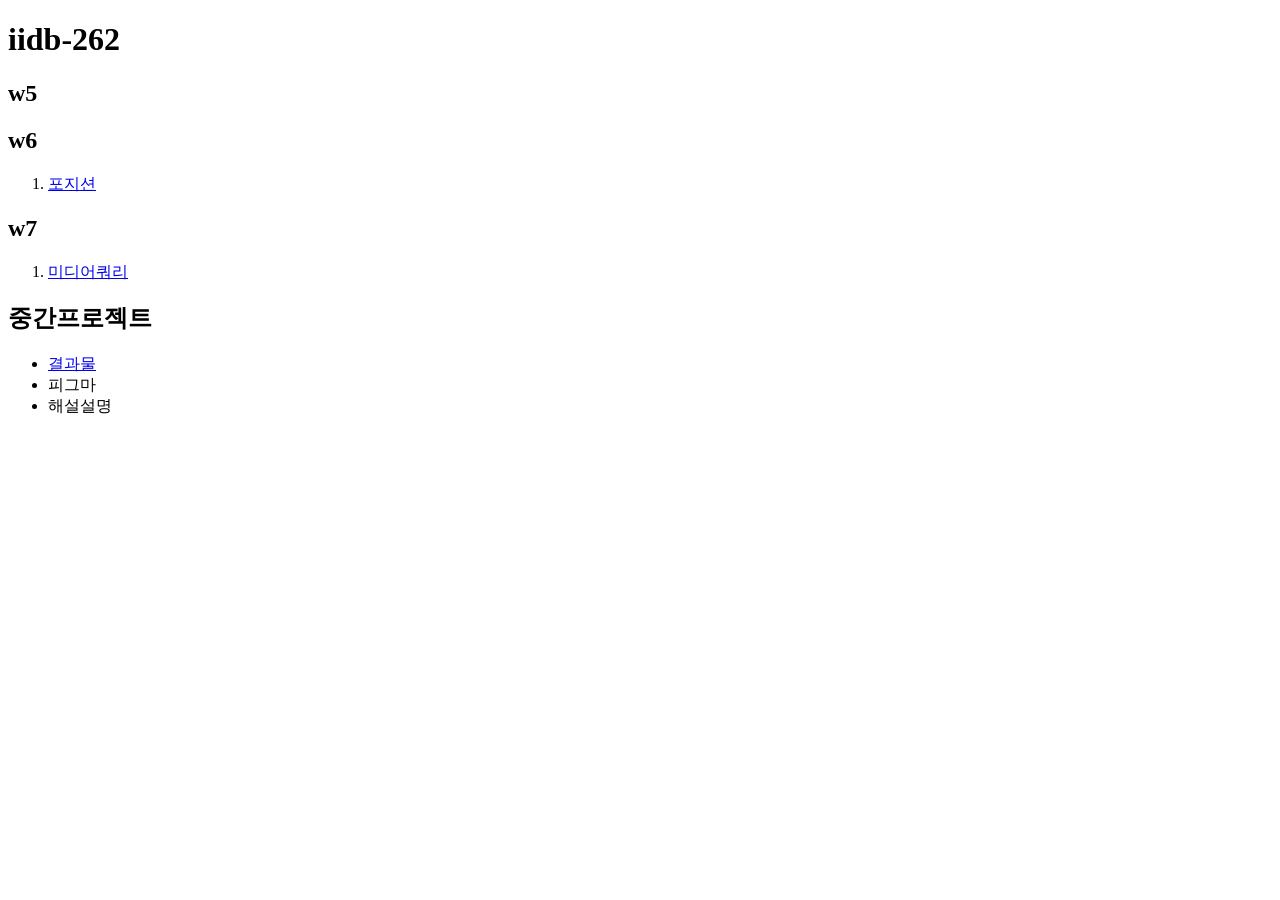
<file: index.html>
<!doctype html>
<html lang="ko">
  <head>
    <meta charset="UTF-8" />
    <meta name="viewport" content="width=device-width, initial-scale=1.0" />
    <title>iidb-262</title>
  </head>
  <body>
    <h1>iidb-262</h1>

    <h2>w5</h2>
    <ol></ol>

    <h2>w6</h2>
    <ol>
      <li><a href="./src/w6/code1/index.html">포지션</a></li>
    </ol>
    <h2>w7</h2>
    <ol>
      <li><a href="./src/w7/code1/index.html">미디어쿼리</a></li>
    </ol>
    <h2>중간프로젝트</h2>
    <ul>
      <li><a href="./src/mid/index.html">결과물</a></li>
      <li>피그마</li>
      <li>해설설명</li>
    </ul>
  </body>
</html>
</file>
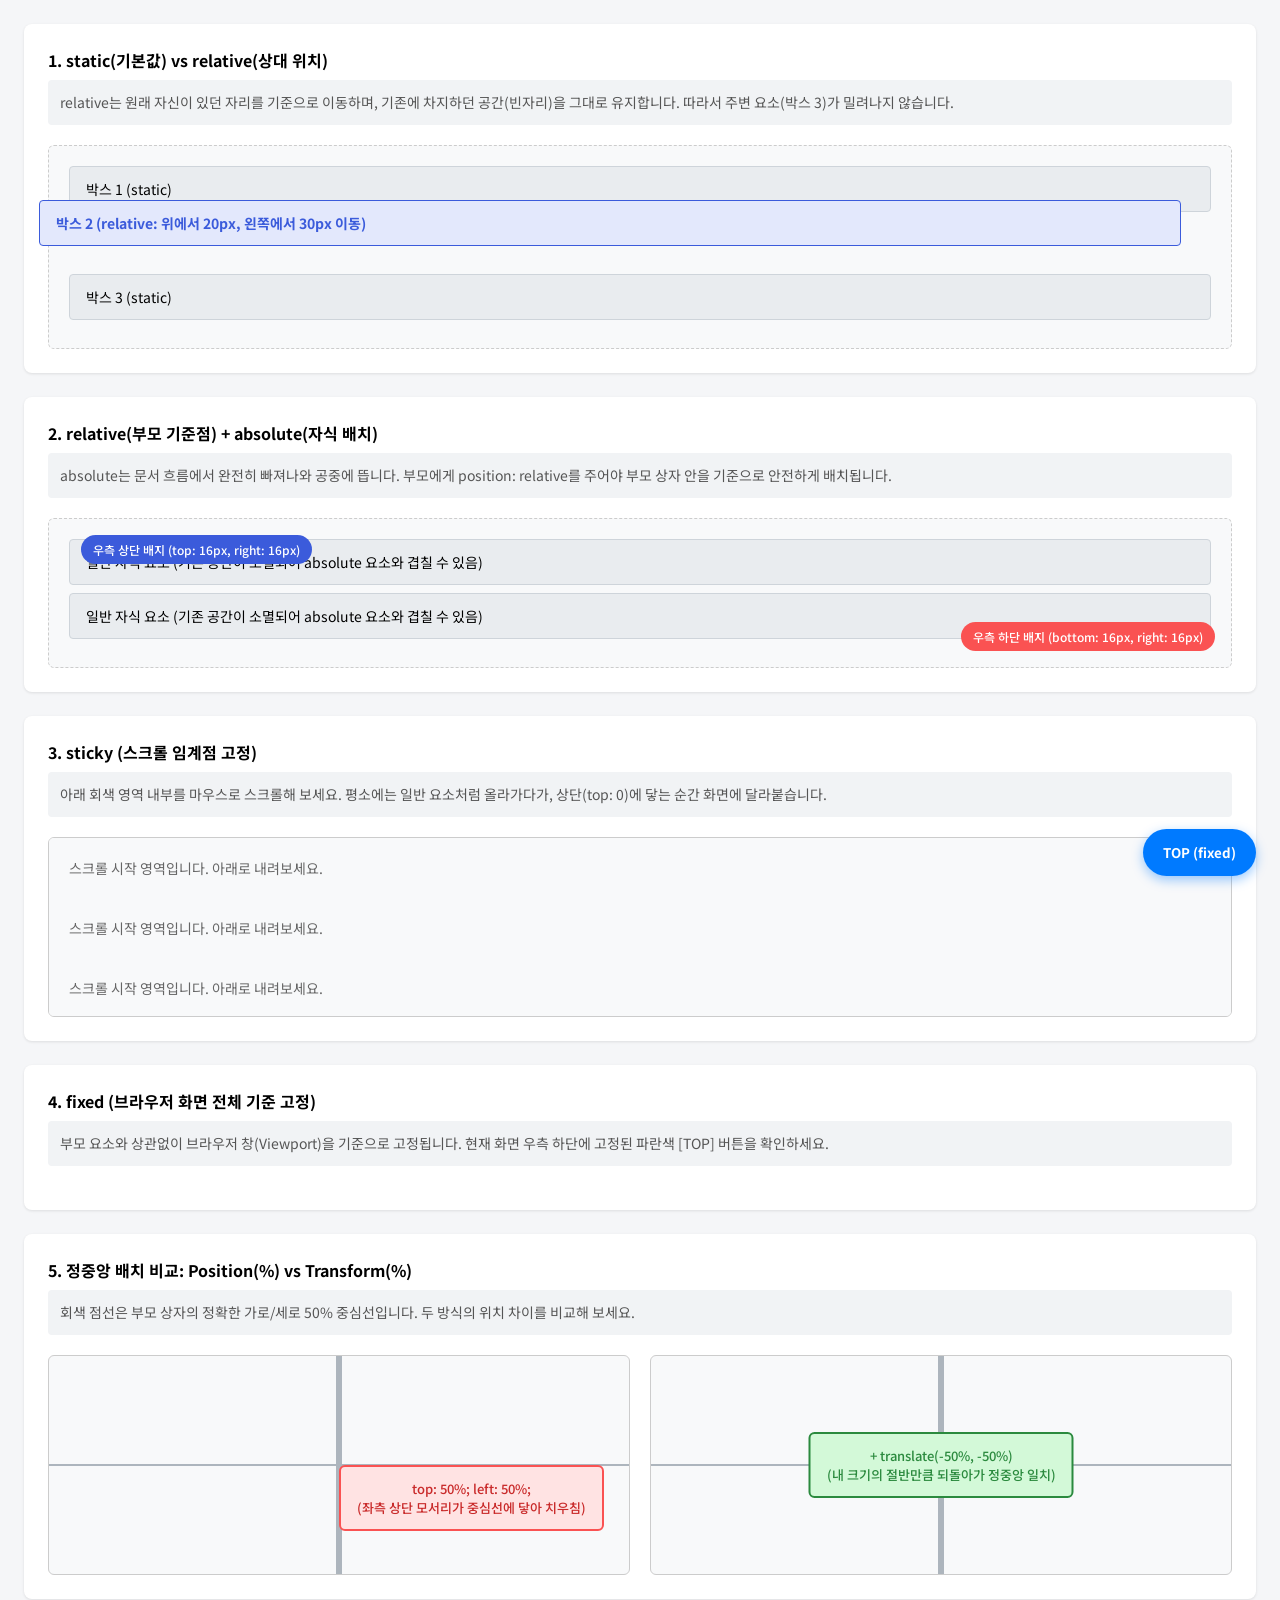
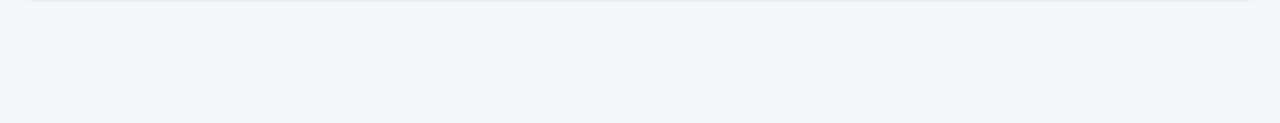
<file: src/w6/code1/index.html>
<!doctype html>
<html lang="en">
  <head>
    <meta charset="UTF-8" />
    <link rel="stylesheet" href="./style.css" />
    <meta name="viewport" content="width=device-width, initial-scale=1.0" />
    <title>Pen</title>
    <!-- Noto Sans KR 폰트 -->
    <link
      href="https://fonts.googleapis.com/css2?family=Noto+Sans+KR:wght@400;500;700&display=swap"
      rel="stylesheet"
    />
  </head>
  <body>
    <!-- 1. static vs relative -->
    <div class="box">
      <h3 class="title">1. static(기본값) vs relative(상대 위치)</h3>
      <p class="desc">
        relative는 원래 자신이 있던 자리를 기준으로 이동하며, 기존에 차지하던
        공간(빈자리)을 그대로 유지합니다. 따라서 주변 요소(박스 3)가 밀려나지
        않습니다.
      </p>

      <div class="demo-stage">
        <div class="item">박스 1 (static)</div>
        <div class="item pos-relative">
          박스 2 (relative: 위에서 20px, 왼쪽에서 30px 이동)
        </div>
        <div class="item" style="position: relative">박스 3 (static)</div>
      </div>
    </div>

    <!-- 2. relative(부모 기준점) + absolute(절대 위치) -->
    <div class="box" style="position: relative">
      <h3 class="title">2. relative(부모 기준점) + absolute(자식 배치)</h3>
      <p class="desc">
        absolute는 문서 흐름에서 완전히 빠져나와 공중에 뜹니다. 부모에게
        position: relative를 주어야 부모 상자 안을 기준으로 안전하게 배치됩니다.
      </p>

      <div class="demo-stage parent-relative">
        <div class="item">
          일반 자식 요소 (기존 공간이 소멸되어 absolute 요소와 겹칠 수 있음)
        </div>
        <div class="badge pos-absolute-top">
          우측 상단 배지 (top: 16px, right: 16px)
        </div>
        <div class="badge pos-absolute-bottom">
          우측 하단 배지 (bottom: 16px, right: 16px)
        </div>
        <div class="item">
          일반 자식 요소 (기존 공간이 소멸되어 absolute 요소와 겹칠 수 있음)
        </div>
      </div>
    </div>

    <!-- 3. sticky (스크롤 반응형 고정) -->
    <div class="box">
      <h3 class="title">3. sticky (스크롤 임계점 고정)</h3>
      <p class="desc">
        아래 회색 영역 내부를 마우스로 스크롤해 보세요. 평소에는 일반 요소처럼
        올라가다가, 상단(top: 0)에 닿는 순간 화면에 달라붙습니다.
      </p>

      <div class="scroll-container">
        <div class="scroll-text">
          스크롤 시작 영역입니다. 아래로 내려보세요.
        </div>
        <div class="scroll-text">
          스크롤 시작 영역입니다. 아래로 내려보세요.
        </div>
        <div class="scroll-text">
          스크롤 시작 영역입니다. 아래로 내려보세요.
        </div>
        <div class="scroll-text">
          스크롤 시작 영역입니다. 아래로 내려보세요.
        </div>
        <div class="scroll-text">
          스크롤 시작 영역입니다. 아래로 내려보세요.
        </div>
        <div class="sticky-bar">📌 Sticky 헤더 (top: 0에 도달하면 고정됨)</div>
        <div class="scroll-content">
          <p>Lorem ipsum dolor sit amet.</p>
          <p>Doloremque quidem ipsum dolor itaque!</p>
          <p>Perferendis at magni quo quae.</p>
          <p>Explicabo minima nesciunt reprehenderit doloribus.</p>
          <p>Quisquam totam cumque harum tempora.</p>
          <p>Sed culpa iure dolorum officiis.</p>
          <p>Placeat at veritatis quaerat in.</p>
          <p>Harum nesciunt praesentium illo, delectus similique aut.</p>
          <p>Ad maxime eos nostrum optio odio.</p>
          <p>Ipsam quis neque nulla dicta cumque explicabo distinctio?</p>
        </div>
      </div>
    </div>

    <!-- 4. fixed (뷰포트 고정) -->
    <div class="box">
      <h3 class="title">4. fixed (브라우저 화면 전체 기준 고정)</h3>
      <p class="desc">
        부모 요소와 상관없이 브라우저 창(Viewport)을 기준으로 고정됩니다. 현재
        화면 우측 하단에 고정된 파란색 [TOP] 버튼을 확인하세요.
      </p>

      <!-- 코드 위치는 이 섹션 안에 있지만, 화면 우측 하단에 고정되어 표시됨 -->
      <button class="fixed-btn">TOP (fixed)</button>
    </div>

    <!-- 5. 퍼센트(%) 기준점 차이: Position vs Transform -->
    <div class="box">
      <h3 class="title">5. 정중앙 배치 비교: Position(%) vs Transform(%)</h3>
      <p class="desc">
        회색 점선은 부모 상자의 정확한 가로/세로 50% 중심선입니다. 두 방식의
        위치 차이를 비교해 보세요.
      </p>

      <div class="compare-grid">
        <!-- 5-1. top/left만 쓴 경우 -->
        <div class="center-stage">
          <div class="target only-pos">
            top: 50%; left: 50%;
            <br />
            (좌측 상단 모서리가 중심선에 닿아 치우침)
          </div>
        </div>

        <!-- 5-2. transform까지 함께 쓴 경우 -->
        <div class="center-stage">
          <div class="target with-transform">
            + translate(-50%, -50%)
            <br />
            (내 크기의 절반만큼 되돌아가 정중앙 일치)
          </div>
        </div>
      </div>
    </div>
  </body>
</html>
</file>
<file: src/w6/code1/style.css>
/* =========================================
   공통 세팅 및 재활용 스타일
   ========================================= */
* {
  box-sizing: border-box;
  margin: 0;
  padding: 0;
  font-family: "Noto Sans KR", sans-serif;
}

body {
  padding: 24px;
  padding-bottom: 100px; /* 하단 fixed 버튼 여백 확보 */
  background-color: #f5f6f8;
}

.box {
  background-color: #fff;
  padding: 24px;
  margin-bottom: 24px;
  border-radius: 8px;
  box-shadow: 0 1px 3px rgba(0, 0, 0, 0.1);
}

.title {
  font-size: 16px;
  margin-bottom: 8px;
}

.desc {
  font-size: 14px;
  color: #555;
  margin-bottom: 20px;
  background-color: #f1f3f5;
  padding: 12px;
  border-radius: 4px;
  line-height: 1.5;
}

/* 실습용 무대 및 기본 블록 */
.demo-stage {
  background-color: #f8f9fa;
  border: 1px dashed #ccc;
  padding: 20px;
  border-radius: 6px;
}

.item {
  background-color: #e9ecef;
  border: 1px solid #ced4da;
  padding: 12px 16px;
  margin-bottom: 8px;
  border-radius: 4px;
  font-size: 14px;
}

/* =========================================
   1. static vs relative
   ========================================= */
.pos-relative {
  position: relative;
  bottom: 20px; /* 원래 위치에서 아래로 20px 이동 */
  right: 30px; /* 원래 위치에서 오른쪽으로 30px 이동 */
  background-color: #e3e8fc;
  border-color: #3b5bdb;
  color: #3b5bdb;
  font-weight: 700;
  /* z-index: 1; */
  /* 아래 박스와 겹칠 때 위로 올라오도록 설정 */
}

/* =========================================
   2. relative + absolute
   ========================================= */
.parent-relative {
  position: relative;
  /* 자식(absolute)이 도망가지 못하게 기준점 선언 */
  /* height: 320px; */
}

.badge {
  position: absolute; /* 문서 흐름에서 이탈 */
  background-color: #3b5bdb;
  color: #fff;
  padding: 6px 12px;
  border-radius: 20px;
  font-size: 12px;
  font-weight: 500;
}

.pos-absolute-top {
  top: 16px;
  left: 32px;
}

.pos-absolute-bottom {
  bottom: 16px;
  right: 16px;
  background-color: #fa5252;
}

/* =========================================
   3. sticky (스크롤 고정)
   ========================================= */
.scroll-container {
  height: 180px;
  overflow-y: auto; /* 내부 스크롤 생성 */
  border: 1px solid #ccc;
  border-radius: 6px;
  background-color: #f8f9fa;
}

.scroll-text {
  padding: 20px;
  font-size: 14px;
  color: #666;
}

.sticky-bar {
  position: sticky;
  top: 10; /* 스크롤 시 컨테이너 최상단(0px)에 닿으면 달라붙음 */
  background-color: #212529;
  color: #ffc107;
  padding: 12px 20px;
  font-weight: 700;
  font-size: 14px;
}

.scroll-content p {
  padding: 20px;
  border-bottom: 1px solid #eee;
  font-size: 14px;
}

/* =========================================
   4. fixed (뷰포트 고정)
   ========================================= */
.fixed-btn {
  position: fixed;
  bottom: 24px; /* 브라우저 창 하단에서 24px */
  right: 24px; /* 브라우저 창 우측에서 24px */
  background-color: #007aff;
  color: #fff;
  border: none;
  padding: 14px 20px;
  border-radius: 30px;
  font-weight: 700;
  box-shadow: 0 4px 12px rgba(0, 122, 255, 0.4);
  cursor: pointer;
  z-index: 100;
}

/* =========================================
   5. 퍼센트(%) 기준점 차이 (정중앙 배치)
   ========================================= */
.compare-grid {
  display: grid;
  grid-template-columns: 1fr 1fr;
  gap: 20px;
}

.center-stage {
  position: relative; /* 자식(absolute)의 기준점 */
  height: 220px;
  background-color: #f8f9fa;
  border: 1px solid #ccc;
  border-radius: 6px;
  /* 정중앙을 눈으로 확인하기 위한 십자가 가이드선 배경 */
  background-image:
    linear-gradient(
      to right,
      transparent 49.5%,
      #adb5bd 49.5%,
      #adb5bd 50.5%,
      transparent 50.5%
    ),
    linear-gradient(
      to bottom,
      transparent 49.5%,
      #adb5bd 49.5%,
      #adb5bd 50.5%,
      transparent 50.5%
    );
}

.target {
  position: absolute;
  padding: 12px 16px;
  border-radius: 6px;
  font-size: 13px;
  font-weight: 500;
  text-align: center;
  white-space: nowrap;
}

/* 5-1. 부모 크기의 50%만 이동한 경우 (치우침) */
.only-pos {
  top: 50%;
  left: 50%;
  background-color: #ffe3e3;
  border: 2px solid #fa5252;
  color: #c92a2a;
}

/* 5-2. 자기 크기의 50%만큼 역방향 이동을 추가한 경우 (정중앙) */
.with-transform {
  top: 50%;
  left: 50%;
  transform: translate(
    -50%,
    -50%
  ); /* 핵심: 자기 자신 크기의 절반만큼 뒤로 당김 */
  background-color: #d3f9d8;
  border: 2px solid #2b8a3e;
  color: #2b8a3e;
}
</file>
